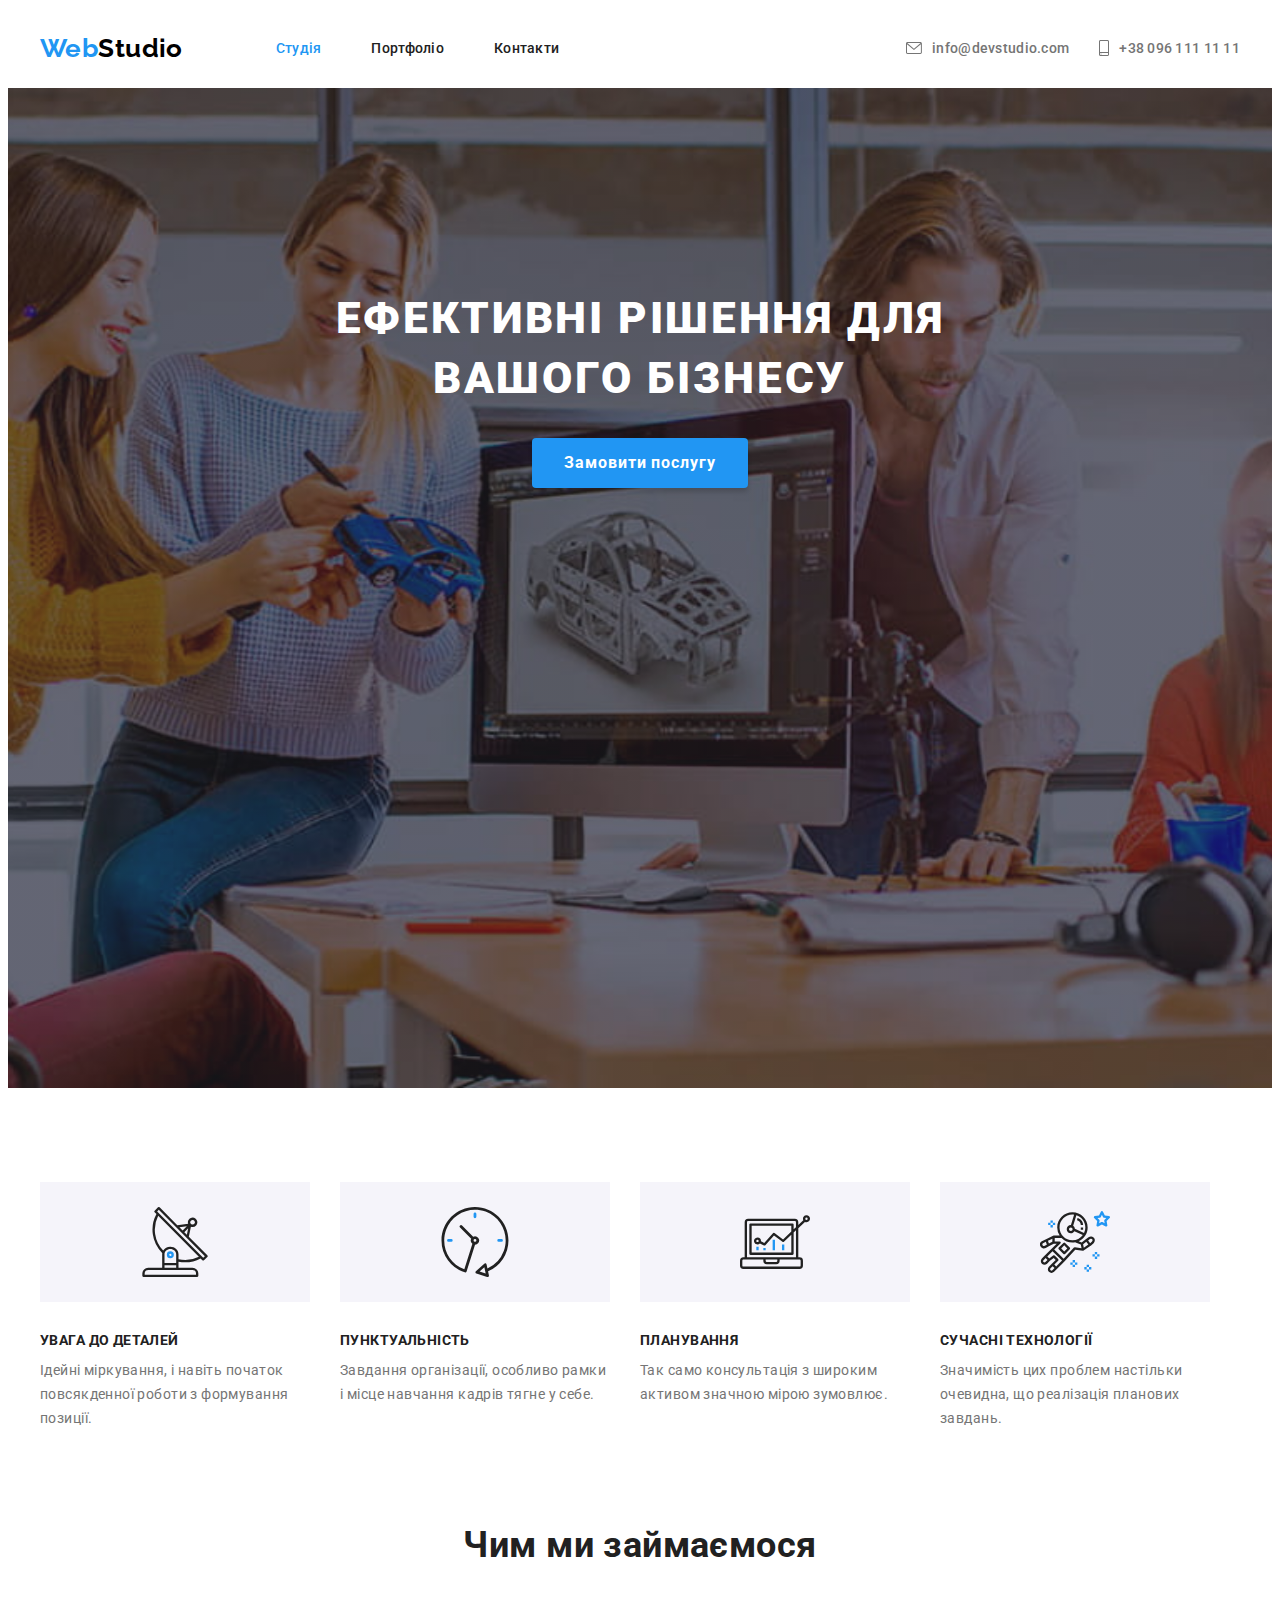
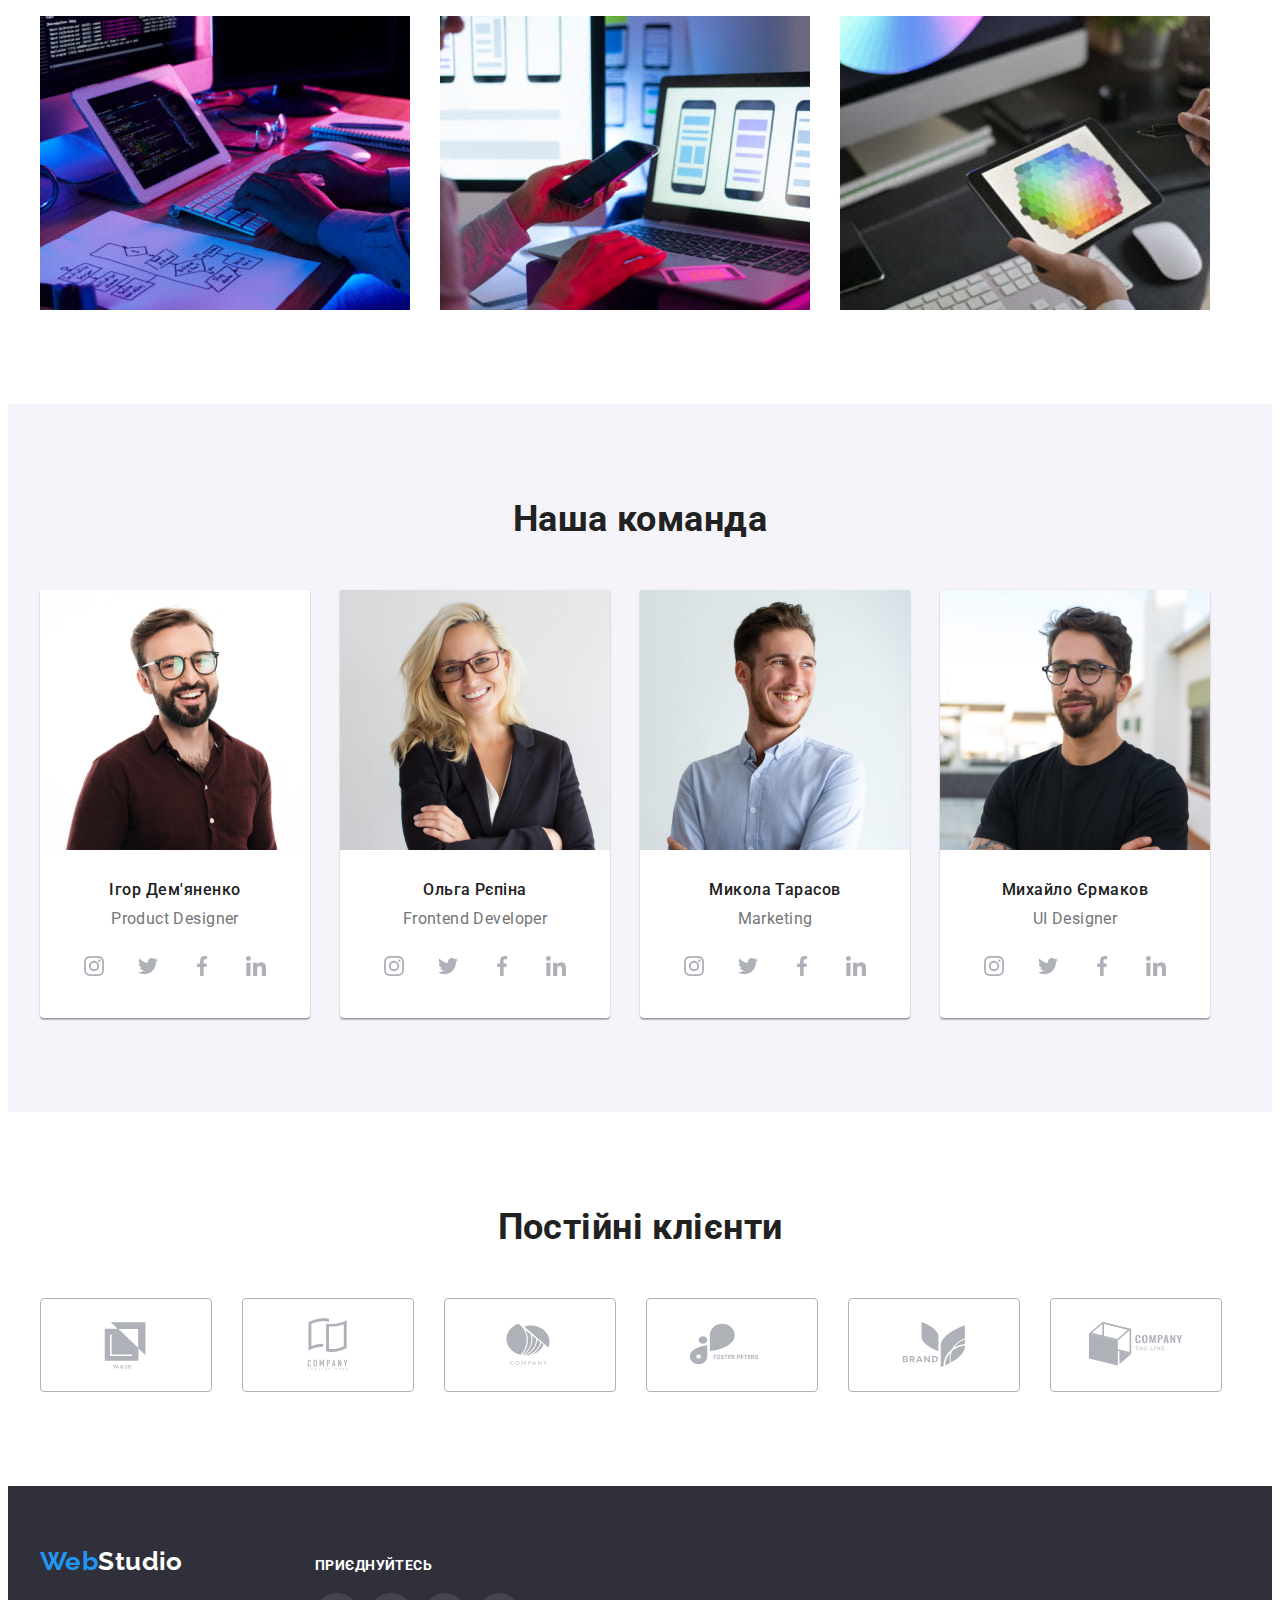
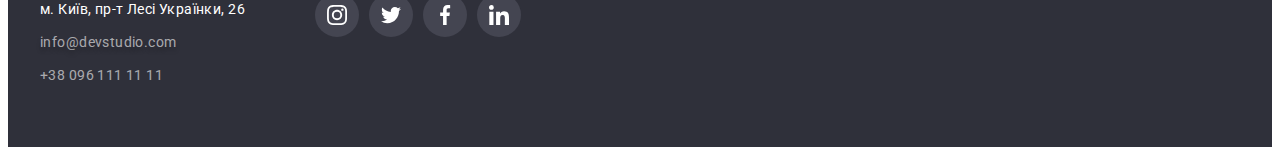
<file: index.html>
<!DOCTYPE html>
<html lang="uk">
  <head>
    <meta charset="UTF-8" />
    <meta http-equiv="X-UA-Compatible" content="IE=edge" />
    <meta name="viewport" content="width=device-width, initial-scale=1.0" />
    <!-- Favicon end -->
    <title>WebStudio</title>
    <!-- Fonts -->
    <link rel="preconnect" href="https://fonts.googleapis.com" />
    <link rel="preconnect" href="https://fonts.gstatic.com" crossorigin />
    <link
      href="https://fonts.googleapis.com/css2?family=Raleway:wght@700&family=Roboto:wght@400;500;700;900&display=swap"
      rel="stylesheet"
    />
    <!-- Modern-normalize -->
    <link
      rel="stylesheet"
      href="https://cdnjs.cloudflare.com/ajax/libs/modern-normalize/1.1.0/modern-normalize.min.css"
      integrity="sha512-wpPYUAdjBVSE4KJnH1VR1HeZfpl1ub8YT/NKx4PuQ5NmX2tKuGu6U/JRp5y+Y8XG2tV+wKQpNHVUX03MfMFn9Q=="
      crossorigin="anonymous"
      referrerpolicy="no-referrer"
    />
    <!-- Custom styles -->
    <link rel="stylesheet" href="./css/styles.css" />
  </head>
  <body>
    <header class="header">
      <div class="container header-container">
        <a class="link-logo" href="./index.html">Web<span class="word">Studio</span></a>
        <nav class="nav">
          <ul class="list header-list">
            <li class="list-item"
              ><a class="link-nav active link" href="./index.html">Студія</a></li
            >
            <li class="list-item"
              ><a class="link-nav link" href="./portfolio.html">Портфоліо</a></li
            >
            <li class="list-item"><a class="link-nav link" href="#contacts">Контакти</a></li>
          </ul>
        </nav>
        <div class="header-group">
          <ul class="header-contacts list">
            <li class="header-contacts-item">
              <a class="header-contacts-link link" href="mailto:info@devstudio.com">
                <svg class="contacts-icon" width="16" height="12">
                  <use class="contacts-icon" href="./images/icons.svg#envelope"></use>
                </svg>
                info@devstudio.com
              </a>
            </li>
            <li class="header-contacts-item">
              <a class="header-contacts-link link" href="tel:+380961111111">
                <svg class="contacts-icon" width="10" height="16">
                  <use href="./images/icons.svg#smartphone"></use>
                </svg>
                +38 096 111 11 11
              </a>
            </li>
          </ul>
        </div>
      </div>
    </header>
    <main>
      <!--Секція герой-->
      <section class="section section-hero">
        <div class="container">
          <h1 class="main-title">Ефективні рішення для вашого бізнесу</h1>
          <button class="btn" type="button">Замовити послугу</button>
        </div>
      </section>
      <!--Секція особливості-->
      <section class="section section-features">
        <div class="container">
          <h2 class="visually-hidden">Особливості</h2>
          <ul class="list features-list">
            <li class="list-item">
              <div class="features-box">
                <svg class="features-icon" width="70" height="70">
                  <use href="./images/icons.svg#antenna"></use>
                </svg>
              </div>
              <h3 class="title">УВАГА ДО ДЕТАЛЕЙ</h3>
              <p class="desc">
                Ідейні міркування, і навіть початок повсякденної роботи з формування позиції.
              </p>
            </li>
            <li class="list-item">
              <div class="features-box">
                <svg class="features-icon" width="70" height="70">
                  <use href="./images/icons.svg#clock"></use>
                </svg>
              </div>
              <h3 class="title">ПУНКТУАЛЬНІСТЬ</h3>
              <p class="desc">
                Завдання організації, особливо рамки і місце навчання кадрів тягне у себе.
              </p>
            </li>
            <li class="list-item">
              <div class="features-box">
                <svg class="features-icon" width="70" height="70">
                  <use href="./images/icons.svg#diagram"></use>
                </svg>
              </div>
              <h3 class="title">ПЛАНУВАННЯ</h3>
              <p class="desc"> Так само консультація з широким активом значною мірою зумовлює. </p>
            </li>
            <li class="list-item">
              <div class="features-box">
                <svg class="features-icon" width="70" height="70">
                  <use href="./images/icons.svg#astronaut"></use>
                </svg>
              </div>
              <h3 class="title">СУЧАСНІ ТЕХНОЛОГІЇ</h3>
              <p class="desc">
                Значимість цих проблем настільки очевидна, що реалізація планових завдань.
              </p>
            </li>
          </ul>
        </div>
      </section>
      <!--Чим ми займаємося-->
      <section class="section section-work">
        <div class="container work-container">
          <h2 class="section-title">Чим ми займаємося</h2>
          <ul class="list work-list">
            <li class="list-item">
              <img
                class="img"
                src="./images/чим_ми_займаємося/img-1.jpg"
                alt="img1"
                width="370"
                height="294"
              />
            </li>
            <li class="list-item">
              <img
                class="img"
                src="./images/чим_ми_займаємося/img-2.jpg"
                alt="img2"
                width="370"
                height="294"
              />
            </li>
            <li class="list-item">
              <img
                class="img"
                src="./images/чим_ми_займаємося/img-3.jpg"
                alt="img3"
                width="370"
                height="294"
              />
            </li>
          </ul>
        </div>
      </section>
      <!--Наша команда-->
      <section class="section section-team">
        <div class="container team-container">
          <h2 class="section-title">Наша команда</h2>
          <ul class="list team-list">
            <li class="team-item">
              <img
                class="img"
                src="./images/наша_команда/img-1.jpg"
                alt="Перший член команди"
                width="270"
                height="260"
              />
              <div class="team-name-container">
                <h3 class="team-name">Ігор Дем'яненко</h3>
                <p class="subtitle" lang="en">Product Designer</p>
                <ul class="socials list">
                  <li class="socials-item">
                    <a
                      class="socials-link link"
                      href="https://instagram.com"
                      target="_blank"
                      rel="noopener noreferrer"
                      aria-label="Instagram"
                    >
                      <svg class="socials-icon" width="20" height="20">
                        <use href="./images/icons.svg#instagram"></use>
                      </svg>
                    </a>
                  </li>
                  <li class="socials-item">
                    <a
                      class="socials-link link"
                      href="https://twitter.com"
                      target="_blank"
                      rel="noopener noreferrer"
                      aria-label="twitter"
                    >
                      <svg class="socials-icon" width="20" height="20">
                        <use href="./images/icons.svg#twitter"></use>
                      </svg>
                    </a>
                  </li>
                  <li class="socials-item">
                    <a
                      class="socials-link link"
                      href="https://facebook.com"
                      target="_blank"
                      rel="noopener noreferrer"
                      aria-label="facebook"
                    >
                      <svg class="socials-icon" width="20" height="20">
                        <use href="./images/icons.svg#facebook"></use>
                      </svg>
                    </a>
                  </li>
                  <li class="socials-item">
                    <a
                      class="socials-link link"
                      href="https://linkedin.com"
                      target="_blank"
                      rel="noopener noreferrer"
                      aria-label="linkedin"
                    >
                      <svg class="socials-icon" width="20" height="20">
                        <use href="./images/icons.svg#linkedin"></use>
                      </svg>
                    </a>
                  </li>
                </ul>
              </div>
            </li>
            <li class="team-item">
              <img
                class="img"
                src="./images/наша_команда/img-2.jpg"
                alt="Другий член команди"
                width="270"
                height="260"
              />
              <div class="team-name-container">
                <h3 class="team-name">Ольга Рєпіна</h3>
                <p class="subtitle" lang="en">Frontend Developer</p>
                <ul class="socials list">
                  <li class="socials-item">
                    <a
                      class="socials-link link"
                      href="https://instagram.com"
                      target="_blank"
                      rel="noopener noreferrer"
                      aria-label="Instagram"
                    >
                      <svg class="socials-icon" width="20" height="20">
                        <use href="./images/icons.svg#instagram"></use>
                      </svg>
                    </a>
                  </li>
                  <li class="socials-item">
                    <a
                      class="socials-link link"
                      href="https://twitter.com"
                      target="_blank"
                      rel="noopener noreferrer"
                      aria-label="twitter"
                    >
                      <svg class="socials-icon" width="20" height="20">
                        <use href="./images/icons.svg#twitter"></use>
                      </svg>
                    </a>
                  </li>
                  <li class="socials-item">
                    <a
                      class="socials-link link"
                      href="https://facebook.com"
                      target="_blank"
                      rel="noopener noreferrer"
                      aria-label="facebook"
                    >
                      <svg class="socials-icon" width="20" height="20">
                        <use href="./images/icons.svg#facebook"></use>
                      </svg>
                    </a>
                  </li>
                  <li class="socials-item">
                    <a
                      class="socials-link link"
                      href="https://linkedin.com"
                      target="_blank"
                      rel="noopener noreferrer"
                      aria-label="linkedin"
                    >
                      <svg class="socials-icon" width="20" height="20">
                        <use href="./images/icons.svg#linkedin"></use>
                      </svg>
                    </a>
                  </li>
                </ul>
              </div>
            </li>
            <li class="team-item">
              <img
                class="img"
                src="./images/наша_команда/img-3.jpg"
                alt="Третій член команди"
                width="270"
                height="260"
              />
              <div class="team-name-container">
                <h3 class="team-name">Микола Тарасов</h3>
                <p class="subtitle" lang="en">Marketing</p>
                <ul class="socials list">
                  <li class="socials-item">
                    <a
                      class="socials-link link"
                      href="https://instagram.com"
                      target="_blank"
                      rel="noopener noreferrer"
                      aria-label="Instagram"
                    >
                      <svg class="socials-icon" width="20" height="20">
                        <use href="./images/icons.svg#instagram"></use>
                      </svg>
                    </a>
                  </li>
                  <li class="socials-item">
                    <a
                      class="socials-link link"
                      href="https://twitter.com"
                      target="_blank"
                      rel="noopener noreferrer"
                      aria-label="twitter"
                    >
                      <svg class="socials-icon" width="20" height="20">
                        <use href="./images/icons.svg#twitter"></use>
                      </svg>
                    </a>
                  </li>
                  <li class="socials-item">
                    <a
                      class="socials-link link"
                      href="https://facebook.com"
                      target="_blank"
                      rel="noopener noreferrer"
                      aria-label="facebook"
                    >
                      <svg class="socials-icon" width="20" height="20">
                        <use href="./images/icons.svg#facebook"></use>
                      </svg>
                    </a>
                  </li>
                  <li class="socials-item">
                    <a
                      class="socials-link link"
                      href="https://linkedin.com"
                      target="_blank"
                      rel="noopener noreferrer"
                      aria-label="linkedin"
                    >
                      <svg class="socials-icon" width="20" height="20">
                        <use href="./images/icons.svg#linkedin"></use>
                      </svg>
                    </a>
                  </li>
                </ul>
              </div>
            </li>
            <li class="team-item">
              <img
                class="img"
                src="./images/наша_команда/img-4.jpg"
                alt="Четвертий член команди"
                width="270"
                height="260"
              />
              <div class="team-name-container">
                <h3 class="team-name">Михайло Єрмаков</h3>
                <p class="subtitle" lang="en">UI Designer</p>
                <ul class="socials list">
                  <li class="socials-item">
                    <a
                      class="socials-link link"
                      href="https://instagram.com"
                      target="_blank"
                      rel="noopener noreferrer"
                      aria-label="Instagram"
                    >
                      <svg class="socials-icon" width="20" height="20">
                        <use href="./images/icons.svg#instagram"></use>
                      </svg>
                    </a>
                  </li>
                  <li class="socials-item">
                    <a
                      class="socials-link link"
                      href="https://twitter.com"
                      target="_blank"
                      rel="noopener noreferrer"
                      aria-label="twitter"
                    >
                      <svg class="socials-icon" width="20" height="20">
                        <use href="./images/icons.svg#twitter"></use>
                      </svg>
                    </a>
                  </li>
                  <li class="socials-item">
                    <a
                      class="socials-link link"
                      href="https://facebook.com"
                      target="_blank"
                      rel="noopener noreferrer"
                      aria-label="facebook"
                    >
                      <svg class="socials-icon" width="20" height="20">
                        <use href="./images/icons.svg#facebook"></use>
                      </svg>
                    </a>
                  </li>
                  <li class="socials-item">
                    <a
                      class="socials-link link"
                      href="https://linkedin.com"
                      target="_blank"
                      rel="noopener noreferrer"
                      aria-label="linkedin"
                    >
                      <svg class="socials-icon" width="20" height="20">
                        <use href="./images/icons.svg#linkedin"></use>
                      </svg>
                    </a>
                  </li>
                </ul>
              </div>
            </li>
          </ul>
        </div>
      </section>
      <!-- Постійні клієнти -->
      <section class="section section-clients">
        <div class="container clients-container">
          <h2 class="section-title">Постійні клієнти</h2>
          <ul class="clients-list list">
            <li class="clients-list-item list-item">
              <a class="link client-link" href="#" target="_blank" rel="noopener noreferrer">
                <svg class="clients-icon" width="106" height="60">
                  <use href="./images/icons.svg#logo-1"></use>
                </svg>
              </a>
            </li>
            <li class="clients-list-item list-item">
              <a class="link client-link" href="#" target="_blank" rel="noopener noreferrer">
                <svg class="clients-icon" width="106" height="60">
                  <use href="./images/icons.svg#logo-2"></use>
                </svg>
              </a>
            </li>
            <li class="clients-list-item list-item">
              <a class="link client-link" href="#" target="_blank" rel="noopener noreferrer">
                <svg class="clients-icon" width="106" height="60">
                  <use href="./images/icons.svg#logo-3"></use>
                </svg>
              </a>
            </li>
            <li class="clients-list-item list-item">
              <a class="link client-link" href="#" target="_blank" rel="noopener noreferrer">
                <svg class="clients-icon" width="106" height="60">
                  <use href="./images/icons.svg#logo-4"></use>
                </svg>
              </a>
            </li>
            <li class="clients-list-item list-item">
              <a class="link client-link" href="#" target="_blank" rel="noopener noreferrer">
                <svg class="clients-icon" width="106" height="60">
                  <use href="./images/icons.svg#logo-5"></use>
                </svg>
              </a>
            </li>
            <li class="clients-list-item list-item">
              <a class="link client-link" href="#" target="_blank" rel="noopener noreferrer">
                <svg class="clients-icon" width="106" height="60">
                  <use href="./images/icons.svg#logo-6"></use>
                </svg>
              </a>
            </li>
          </ul>
        </div>
      </section>
    </main>
    <!--Footer -->
    <footer class="footer">
      <div class="container footer-container">
        <div class="container-address">
          <a class="link-logo" href="./index.html">Web<span class="word">Studio</span></a>
          <address class="contacts-address" id="contacts">
            <ul class="list contacts-list">
              <li class="contacts-item">
                <a
                  class="link-address link"
                  href="https://goo.gl/maps/eVXacCDSB5PppbcJ8"
                  target="_blank"
                  rel="noopener noreferrer"
                >
                  м. Київ, пр-т Лесі Українки, 26
                </a>
              </li>
              <li class="contacts-item">
                <a class="link-mail link" href="mailto:info@devstudio.com">info@devstudio.com</a>
              </li>
              <li class="contacts-item">
                <a class="link-tel link" href="tel:+380961111111">+38 096 111 11 11</a>
              </li>
            </ul>
          </address>
        </div>
        <div>
          <p class="desc footer-desc">приєднуйтесь</p>
          <ul class="footer-icon-list list">
            <li class="footer-icon-item">
              <a
                class="footer-icon-link link"
                href="https://instagram.com"
                target="_blank"
                rel="noopener noreferrer"
                aria-label="Instagram"
              >
                <svg class="footer-icon" width="20" height="20">
                  <use href="./images/icons.svg#instagram"></use>
                </svg>
              </a>
            </li>
            <li class="footer-icon-item">
              <a
                class="footer-icon-link link"
                href="https://twitter.com"
                target="_blank"
                rel="noopener noreferrer"
                aria-label="twitter"
              >
                <svg class="footer-icon" width="20" height="20">
                  <use href="./images/icons.svg#twitter"></use>
                </svg>
              </a>
            </li>
            <li class="footer-icon-item">
              <a
                class="footer-icon-link link"
                href="https://facebook.com"
                target="_blank"
                rel="noopener noreferrer"
                aria-label="facebook"
              >
                <svg class="footer-icon" width="20" height="20">
                  <use href="./images/icons.svg#facebook"></use>
                </svg>
              </a>
            </li>
            <li class="footer-icon-item">
              <a
                class="footer-icon-link link"
                href="https://linkedin.com"
                target="_blank"
                rel="noopener noreferrer"
                aria-label="linkedin"
              >
                <svg class="footer-icon" width="20" height="20">
                  <use href="./images/icons.svg#linkedin"></use>
                </svg>
              </a>
            </li>
          </ul>
        </div>
      </div>
    </footer>
  </body>
</html>
</file>
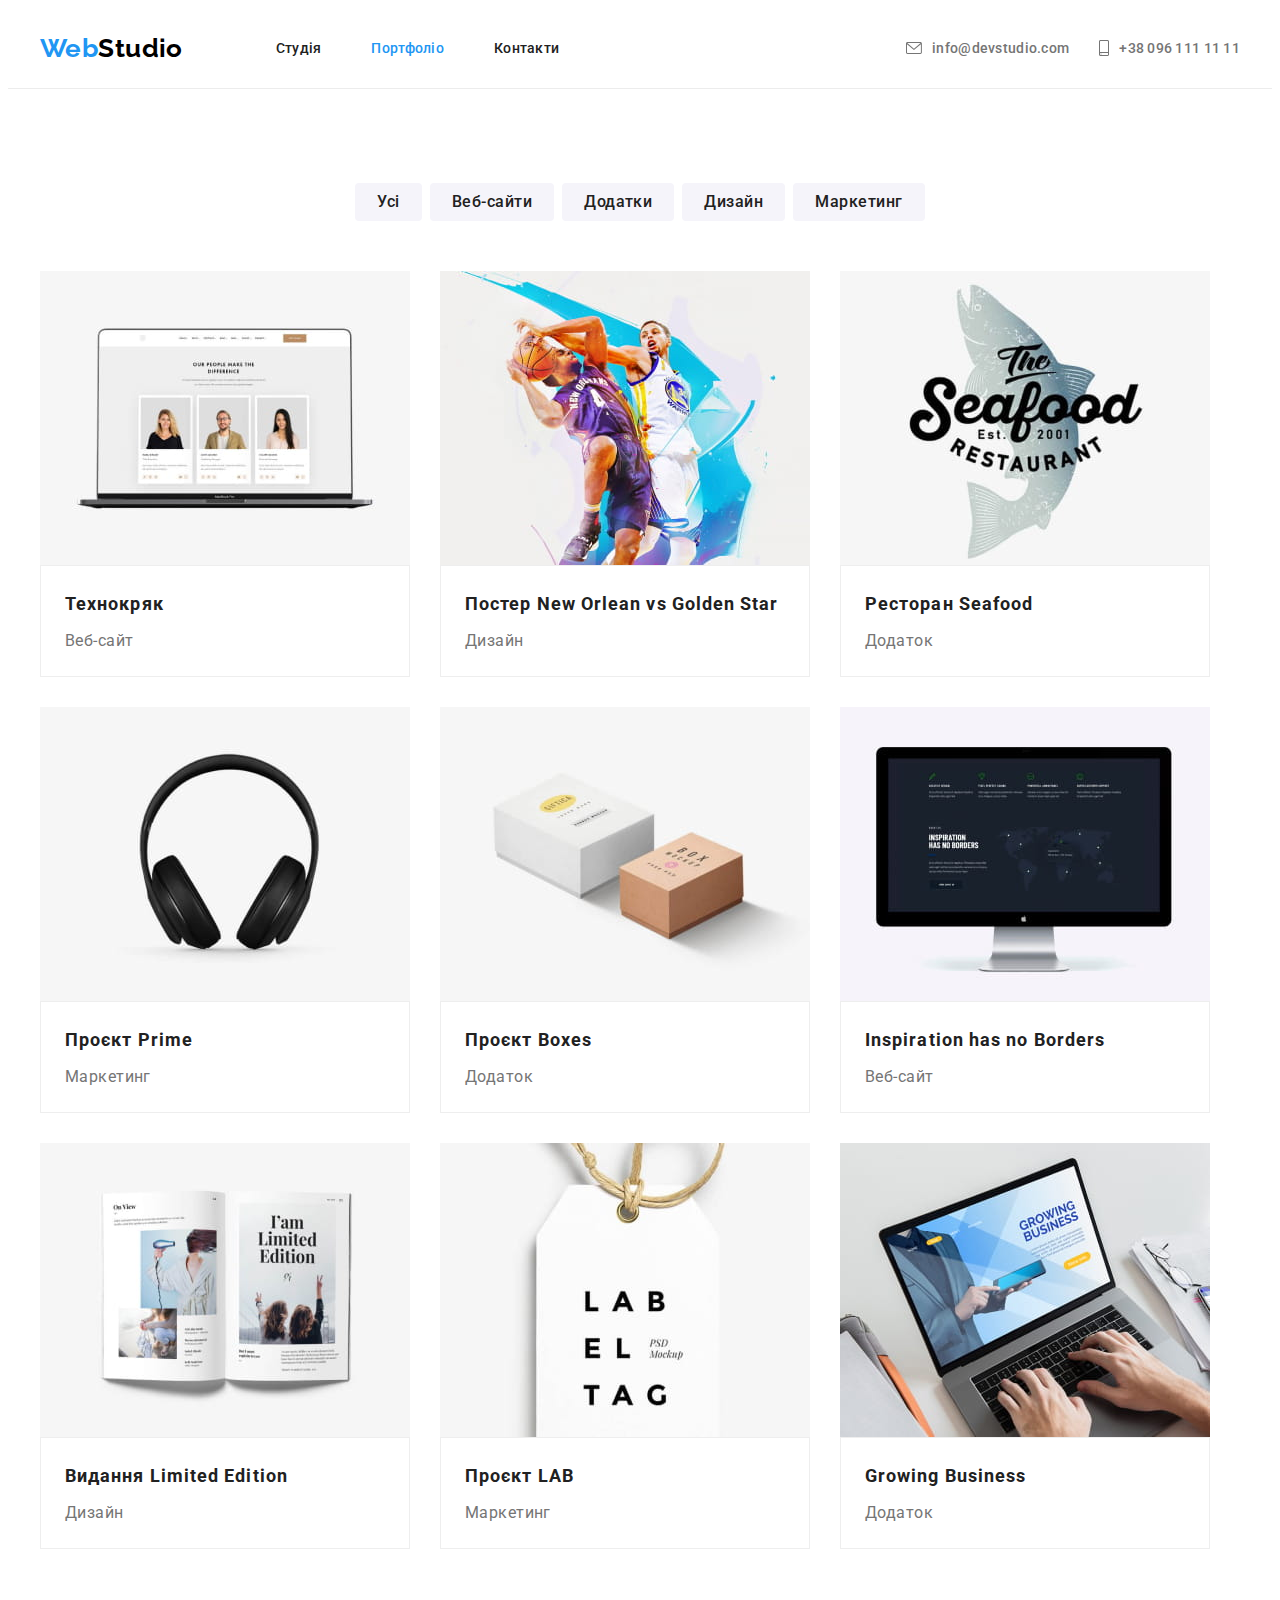
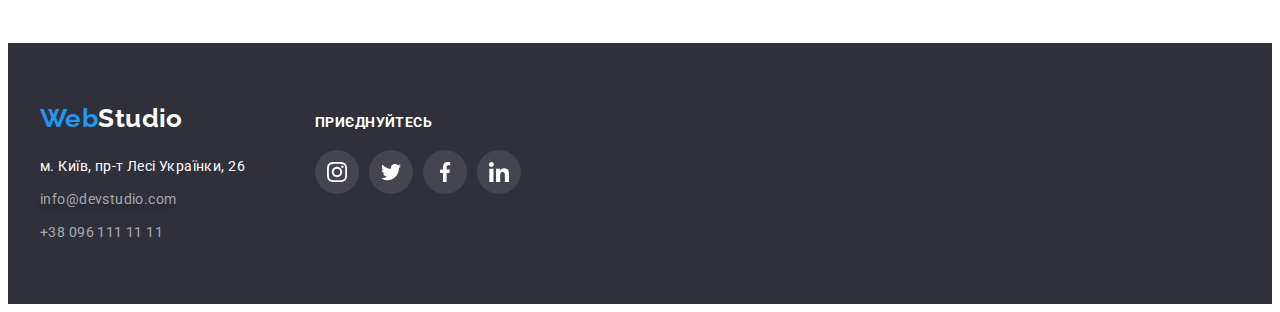
<file: portfolio.html>
<!DOCTYPE html>
<html lang="uk">
  <head>
    <meta charset="UTF-8" />
    <meta http-equiv="X-UA-Compatible" content="IE=edge" />
    <meta name="viewport" content="width=device-width, initial-scale=1.0" />
    <!-- Favicon end -->
    <title>Portfolio</title>
    <!-- Fonts -->
    <link rel="preconnect" href="https://fonts.googleapis.com" />
    <link rel="preconnect" href="https://fonts.gstatic.com" crossorigin />
    <link
      href="https://fonts.googleapis.com/css2?family=Raleway:wght@700&family=Roboto:wght@400;500;700;900&display=swap"
      rel="stylesheet"
    />
    <!-- Modern-normalize -->
    <link
      rel="stylesheet"
      href="https://cdnjs.cloudflare.com/ajax/libs/modern-normalize/1.1.0/modern-normalize.min.css"
      integrity="sha512-wpPYUAdjBVSE4KJnH1VR1HeZfpl1ub8YT/NKx4PuQ5NmX2tKuGu6U/JRp5y+Y8XG2tV+wKQpNHVUX03MfMFn9Q=="
      crossorigin="anonymous"
      referrerpolicy="no-referrer"
    />
    <!-- Custom styles -->
    <link rel="stylesheet" href="./css/styles.css" />
  </head>
  <body>
    <header class="header header-portfolio">
      <div class="container header-container">
        <a class="link-logo" href="./index.html">Web<span class="word">Studio</span></a>
        <nav class="nav">
          <ul class="list header-list">
            <li class="list-item"><a class="link-nav link" href="./index.html">Студія</a></li>
            <li class="list-item"
              ><a class="link-nav active link" href="./portfolio.html">Портфоліо</a></li
            >
            <li class="list-item"><a class="link-nav link" href="#contacts">Контакти</a></li>
          </ul>
        </nav>
        <div class="header-group">
          <ul class="header-contacts list">
            <li class="header-contacts-item">
              <a class="header-contacts-link link" href="mailto:info@devstudio.com">
                <svg class="contacts-icon" width="16" height="12">
                  <use class="contacts-icon" href="./images/icons.svg#envelope"></use>
                </svg>
                info@devstudio.com
              </a>
            </li>
            <li class="header-contacts-item">
              <a class="header-contacts-link link" href="tel:+380961111111">
                <svg class="contacts-icon" width="10" height="16">
                  <use href="./images/icons.svg#smartphone"></use>
                </svg>
                +38 096 111 11 11
              </a>
            </li>
          </ul>
        </div>
      </div>
    </header>
    <main>
      <!-- Секція портфоліо -->
      <section class="section section-portfolio">
        <div class="container portfolio-container">
          <h1 class="visually-hidden">Портфоліо</h1>
          <ul class="list list-btn-portfolio">
            <li class="list-btn-item"><button class="item-btn btn" type="button">Усі</button></li>
            <li class="list-btn-item"
              ><button class="item-btn btn" type="button">Веб-сайти</button></li
            >
            <li class="list-btn-item"
              ><button class="item-btn btn" type="button">Додатки</button></li
            >
            <li class="list-btn-item"
              ><button class="item-btn btn" type="button">Дизайн</button></li
            >
            <li class="list-btn-item"
              ><button class="item-btn btn" type="button">Маркетинг</button></li
            >
          </ul>
          <ul class="list portfolio-card">
            <li class="card-item">
              <a
                class="portfolio-card-link link"
                href="#"
                target="_blank"
                rel="noopener noreferrer"
              >
                <img
                  class="img"
                  src="./images/портфоліо/img-1.jpg"
                  alt="people who working in our company"
                  width="370"
                  height="294"
                />
                <div class="portfolio-card-container">
                  <h2 class="img-name">Технокряк</h2>
                  <p class="subtitle-img">Веб-сайт</p>
                </div>
              </a>
            </li>
            <li class="card-item">
              <a
                class="portfolio-card-link link"
                href="#"
                target="_blank"
                rel="noopener noreferrer"
              >
                <img
                  class="img"
                  src="./images/портфоліо/img-2.jpg"
                  alt="two men are plaing basketball"
                  width="370"
                  height="294"
                />
                <div class="portfolio-card-container">
                  <h2 class="img-name">Постер <span lang="en">New Orlean vs Golden Star</span></h2>
                  <p class="subtitle-img">Дизайн</p>
                </div>
              </a>
            </li>
            <li class="card-item">
              <a
                class="portfolio-card-link link"
                href="#"
                target="_blank"
                rel="noopener noreferrer"
              >
                <img
                  class="img"
                  src="./images/портфоліо/img-3.jpg"
                  alt="seafoot restaurant logo"
                  width="370"
                  height="294"
                />
                <div class="portfolio-card-container">
                  <h2 class="img-name">Ресторан <span lang="en">Seafood</span></h2>
                  <p class="subtitle-img">Додаток</p>
                </div>
              </a>
            </li>
            <li class="card-item">
              <a
                class="portfolio-card-link link"
                href="#"
                target="_blank"
                rel="noopener noreferrer"
              >
                <img
                  class="img"
                  src="./images/портфоліо/img-4.jpg"
                  alt="headphones"
                  width="370"
                  height="294"
                />
                <div class="portfolio-card-container">
                  <h2 class="img-name">Проєкт <span lang="en">Prime</span></h2>
                  <p class="subtitle-img">Маркетинг</p>
                </div>
              </a>
            </li>
            <li class="card-item">
              <a
                class="portfolio-card-link link"
                href="#"
                target="_blank"
                rel="noopener noreferrer"
              >
                <img
                  class="img"
                  src="./images/портфоліо/img-5.jpg"
                  alt="two boxes"
                  width="370"
                  height="294"
                />
                <div class="portfolio-card-container">
                  <h2 class="img-name">Проєкт <span lang="en">Boxes</span></h2>
                  <p class="subtitle-img">Додаток</p>
                </div>
              </a>
            </li>
            <li class="card-item">
              <a
                class="portfolio-card-link link"
                href="#"
                target="_blank"
                rel="noopener noreferrer"
              >
                <img
                  class="img"
                  src="./images/портфоліо/img-6.jpg"
                  alt="the monitor"
                  width="370"
                  height="294"
                />
                <div class="portfolio-card-container">
                  <h2 class="img-name"><span lang="en">Inspiration has no Borders</span></h2>
                  <p class="subtitle-img">Веб-сайт</p>
                </div>
              </a>
            </li>
            <li class="card-item">
              <a
                class="portfolio-card-link link"
                href="#"
                target="_blank"
                rel="noopener noreferrer"
              >
                <img
                  class="img"
                  src="./images/портфоліо/img-7.jpg"
                  alt="the magazin"
                  width="370"
                  height="294"
                />
                <div class="portfolio-card-container">
                  <h2 class="img-name">Видання <span lang="en">Limited Edition</span></h2>
                  <p class="subtitle-img">Дизайн</p>
                </div>
              </a>
            </li>
            <li class="card-item">
              <a
                class="portfolio-card-link link"
                href="#"
                target="_blank"
                rel="noopener noreferrer"
              >
                <img
                  class="img"
                  src="./images/портфоліо/img-8.jpg"
                  alt="the label"
                  width="370"
                  height="294"
                />
                <div class="portfolio-card-container">
                  <h2 class="img-name">Проєкт <span lang="en">LAB</span></h2>
                  <p class="subtitle-img">Маркетинг</p>
                </div>
              </a>
            </li>
            <li class="card-item">
              <a
                class="portfolio-card-link link"
                href="#"
                target="_blank"
                rel="noopener noreferrer"
              >
                <img
                  class="img"
                  src="./images/портфоліо/img-9.jpg"
                  alt="the laptop"
                  width="370"
                  height="294"
                />
                <div class="portfolio-card-container">
                  <h2 class="img-name"><span lang="en">Growing Business</span></h2>
                  <p class="subtitle-img">Додаток</p>
                </div>
              </a>
            </li>
          </ul>
        </div>
      </section>
    </main>
    <!-- Footer -->
    <footer class="footer">
      <div class="container footer-container">
        <div class="container-address">
          <a class="link-logo" href="./index.html">Web<span class="word">Studio</span></a>
          <address class="contacts-address" id="contacts">
            <ul class="list contacts-list">
              <li class="contacts-item">
                <a
                  class="link-address link"
                  href="https://goo.gl/maps/eVXacCDSB5PppbcJ8"
                  target="_blank"
                  rel="noopener noreferrer"
                >
                  м. Київ, пр-т Лесі Українки, 26
                </a>
              </li>
              <li class="contacts-item">
                <a class="link-mail link" href="mailto:info@devstudio.com">info@devstudio.com</a>
              </li>
              <li class="contacts-item">
                <a class="link-tel link" href="tel:+380961111111">+38 096 111 11 11</a>
              </li>
            </ul>
          </address>
        </div>
        <div>
          <p class="desc footer-desc">приєднуйтесь</p>
          <ul class="footer-icon-list list">
            <li class="footer-icon-item">
              <a
                class="footer-icon-link link"
                href="https://instagram.com"
                target="_blank"
                rel="noopener noreferrer"
                aria-label="Instagram"
              >
                <svg class="footer-icon" width="20" height="20">
                  <use href="./images/icons.svg#instagram"></use>
                </svg>
              </a>
            </li>
            <li class="footer-icon-item">
              <a
                class="footer-icon-link link"
                href="https://twitter.com"
                target="_blank"
                rel="noopener noreferrer"
                aria-label="twitter"
              >
                <svg class="footer-icon" width="20" height="20">
                  <use href="./images/icons.svg#twitter"></use>
                </svg>
              </a>
            </li>
            <li class="footer-icon-item">
              <a
                class="footer-icon-link link"
                href="https://facebook.com"
                target="_blank"
                rel="noopener noreferrer"
                aria-label="facebook"
              >
                <svg class="footer-icon" width="20" height="20">
                  <use href="./images/icons.svg#facebook"></use>
                </svg>
              </a>
            </li>
            <li class="footer-icon-item">
              <a
                class="footer-icon-link link"
                href="https://linkedin.com"
                target="_blank"
                rel="noopener noreferrer"
                aria-label="linkedin"
              >
                <svg class="footer-icon" width="20" height="20">
                  <use href="./images/icons.svg#linkedin"></use>
                </svg>
              </a>
            </li>
          </ul>
        </div>
      </div>
    </footer>
  </body>
</html>
</file>
<file: css/styles.css>
:root {
  /* Fonts */
  --main-font: Roboto, sans-serif;
  --secondary-font: Raleway, sans-serif;

  /* Text colors */
  --main-txt-cl: #212121;
  --accent-txt-cl: #2196f3;
  --secondary-txt-cl: #757575;
  --white-txt-cl: #ffffff;
  --black-txt-cl: #000000;
  --white-txt-cl-60: rgba(255, 255, 255, 0.6);

  /* Background colors */
  --accent-bg-cl: #2196f3;
  --main-bg-cl: #2f303a;
  --secondary-bg-cl: #f5f5f5;
  --light-bg-cl: #f5f4fa;
  --white-bg-cl: #ffffff;

  /* Icons colors */
  --light-ic-cl: #afb1b8;
  --grey-ic-cl: #444551;

  /* Others */
}

body {
  font-family: var(--main-font);
  color: var(--main-txt-cl);
  background-color: #ffffff;
  font-size: 14px;
  letter-spacing: 0.03em;
}

/* Resert */
h1,
h2,
h3,
h4,
h5,
h6,
p {
  margin: 0;
}

address {
  font-style: normal;
}

button {
  display: block;
  cursor: pointer;
  border: none;
  border-radius: 4px;
}

.section {
  padding-top: 94px;
  padding-bottom: 94px;
}

.container {
  width: 1200px;
  padding-left: 15px;
  padding-right: 15px;
  margin-left: auto;
  margin-right: auto;
}

img {
  display: block;
  max-width: 100%;
  height: auto;
}

.visually-hidden {
  position: absolute;
  width: 1px;
  height: 1px;
  margin: -1px;
  border: 0;
  padding: 0;

  white-space: nowrap;
  clip-path: inset(100%);
  clip: rect(0 0 0 0);
  overflow: hidden;
}

.link,
.link-logo {
  text-decoration: none;
  color: currentColor;
}

.list {
  list-style: none;

  margin: 0;
  padding: 0;
}

/* header */

.header-container {
  display: flex;
  align-items: center;
}

.header .link-logo {
  font-family: var(--secondary-font);
  font-weight: 700;
  font-size: 26px;
  line-height: calc(31 / 26);
  color: var(--accent-txt-cl);

  margin-right: 93px;
}

.word {
  color: var(--black-txt-cl);
}

.header .nav {
  margin-right: auto;
}

.header-list {
  display: flex;
  align-items: center;
  gap: 50px;
}

.header .link {
  display: flex;
  align-items: center;

  font-weight: 500;
  line-height: calc(16 / 14);
  letter-spacing: 0.02em;

  padding-top: 32px;
  padding-bottom: 32px;
}

.header .link:hover,
.header .link:focus {
  color: var(--accent-txt-cl);
}

.header-contacts {
  display: flex;
  align-items: center;
  gap: 30px;
}

.header-group .link {
  color: var(--secondary-txt-cl);
}

.link-nav.active {
  color: var(--accent-txt-cl);
}

.header-group .link:hover,
.header-group .link:focus {
  color: var(--accent-txt-cl);
  text-shadow: 0px 4px 4px rgba(0, 0, 0, 0.25);
}

.header-contacts-link {
  display: flex;
  align-items: baseline;
}

.contacts-icon {
  margin-right: 10px;
  fill: currentColor;
}

/* Герой */

.section-hero {
  height: 600px;
  max-width: 1600px;

  background-image: linear-gradient(to right, rgba(47, 48, 58, 0.4), rgba(47, 48, 58, 0.4)),
    url(../images/герой/hero.jpg);
  background-size: cover;
  background-position: center;
  background-repeat: no-repeat;
  background-color: var(--main-bg-cl);

  padding-top: 200px;
  padding-bottom: 200px;
  margin-right: auto;
  margin-left: auto;
}

.main-title {
  font-weight: 900;
  font-size: 44px;
  line-height: calc(60 / 44);
  text-align: center;
  letter-spacing: 0.06em;
  text-transform: uppercase;

  width: 696px;

  color: var(--white-txt-cl);

  margin: 0 auto;
  margin-bottom: 30px;
}

.btn {
  font-family: inherit;
  font-weight: 700;
  font-size: 16px;
  line-height: calc(30 / 16);
  letter-spacing: 0.06em;

  background-color: var(--accent-txt-cl);
  color: var(--white-txt-cl);
  border-color: transparent;
}

.section-hero .btn {
  min-width: 216px;

  box-shadow: 0px 4px 4px rgba(0, 0, 0, 0.15);

  margin: 0 auto;
  padding: 10px 32px;
}

/* Особливості */

.features-list {
  display: flex;
  gap: 30px;
}

.features-box {
  display: flex;
  align-items: center;
  justify-content: center;

  width: 270px;
  height: 120px;

  background-color: var(--light-bg-cl);

  margin-bottom: 30px;
}

.section-features .title {
  font-weight: 700;
  line-height: calc(16 / 14);
  text-transform: uppercase;
  font-size: 14px;

  margin-bottom: 10px;
}

.section-features .desc {
  line-height: calc(24 / 14);

  color: var(--secondary-txt-cl);
}

.section-features .list-item {
  width: 270px;
}

/* Чим ми займаємося */

.section-work {
  padding-top: 0;
}

.section-work .section-title {
  font-weight: 700;
  font-size: 36px;
  line-height: calc(42 / 36);
  text-align: center;

  margin-bottom: 50px;
}

.work-list {
  display: flex;
  gap: 30px;
}

/* Наша команда */

.section-team {
  background-color: var(--light-bg-cl);
}

.section-team .section-title {
  font-weight: 700;
  font-size: 36px;
  line-height: calc(42 / 36);
  text-align: center;

  margin-bottom: 50px;
}

.team-list {
  display: flex;
  gap: 30px;
}

.team-item {
  background: var(--white-bg-cl);
  box-shadow: 0px 1px 3px rgba(0, 0, 0, 0.12), 0px 1px 1px rgba(0, 0, 0, 0.14),
    0px 2px 1px rgba(0, 0, 0, 0.2);

  border-radius: 0px 0px 4px 4px;
}

.team-name-container {
  padding-top: 30px;
  padding-bottom: 30px;
}

.section-team .team-name {
  font-weight: 500;
  font-size: 16px;
  line-height: calc(19 / 16);
  text-align: center;
  letter-spacing: 0.03em;

  margin-bottom: 10px;
}

.section-team .subtitle {
  font-size: 16px;
  line-height: calc(19 / 16);
  text-align: center;

  color: var(--secondary-txt-cl);

  margin-bottom: 16px;
}

.socials {
  display: flex;
  gap: 10px;
  justify-content: center;
}

.socials-link {
  display: flex;
  justify-content: center;
  align-items: center;

  width: 44px;
  height: 44px;

  color: var(--light-ic-cl);
  background-color: var(--white-bg-cl);

  border-radius: 50%;
}

.socials-icon {
  fill: currentColor;
}

.socials-link:hover,
.socials-link:focus {
  color: var(--white-bg-cl);
  background-color: var(--accent-bg-cl);
}

/* Постійні клієнти */

.section-clients .section-title {
  font-weight: 700;
  font-size: 36px;
  line-height: calc(42 / 36);
  text-align: center;

  margin-bottom: 50px;
}

.clients-list {
  display: flex;
  gap: 30px;

  margin-right: auto;
  margin-left: auto;
}

.client-link {
  display: flex;
  justify-content: center;
  align-items: center;

  width: 170px;
  height: 92px;

  border: 1px solid var(--light-ic-cl);
  color: var(--light-ic-cl);
  background-color: var(--white-bg-cl);

  border-radius: 4px;
}

.clients-icon {
  fill: currentColor;
}

.client-link:hover,
.client-link:focus {
  color: var(--accent-txt-cl);
  border: 1px solid var(--accent-bg-cl);
}

/* footer */

.footer {
  background-color: var(--main-bg-cl);

  padding-top: 60px;
  padding-bottom: 60px;
}

.footer-container {
  display: flex;
  align-items: baseline;
}

.container-address {
  margin-right: 70px;
}

.footer .link-logo {
  display: block;

  font-family: var(--secondary-font);
  font-weight: 700;
  font-size: 26px;
  line-height: calc(31 / 26);

  color: var(--accent-txt-cl);

  margin-bottom: 20px;
}

.footer .word {
  color: var(--white-txt-cl);
}

.contacts-address {
  line-height: calc(24 / 14);
}

.contacts-item:not(:last-child) {
  margin-bottom: 9px;
}

.link-address {
  color: var(--white-txt-cl);
}

.link-mail {
  color: var(--white-txt-cl-60);

  text-shadow: 0px 4px 4px rgba(0, 0, 0, 0.25);
}

.link-tel {
  color: var(--white-txt-cl-60);
}

.footer .link:hover,
.footer .link:focus {
  color: var(--accent-txt-cl);
}

.footer-desc {
  font-weight: 700;
  line-height: calc(16 / 14);
  text-transform: uppercase;

  color: var(--white-txt-cl);

  margin-bottom: 20px;
}

.footer-icon-list {
  display: flex;
  gap: 10px;
}

.footer-icon-link {
  display: flex;
  justify-content: center;
  align-items: center;

  width: 44px;
  height: 44px;

  background-color: var(--grey-ic-cl);

  border-radius: 50%;
}

.footer-icon-link:hover,
.footer-icon-link:focus {
  background-color: var(--accent-bg-cl);
}

.footer-icon {
  fill: var(--white-txt-cl);
}

/* Портфоліо */

.header-portfolio {
  border-bottom: 1px solid #ececec;
}

.list-btn-portfolio {
  display: flex;
  gap: 8px;
  justify-content: center;

  margin-bottom: 50px;
}

.item-btn {
  font-weight: 500;
  font-size: 16px;
  line-height: calc(26 / 16);
  letter-spacing: 0.03em;
  text-align: center;

  color: var(--main-txt-cl);
  background-color: var(--light-bg-cl);

  padding: 6px 22px;
}

.item-btn:hover,
.item-btn:focus {
  color: var(--white-txt-cl);
  background-color: var(--accent-bg-cl);
  box-shadow: 0px 3px 1px rgba(0, 0, 0, 0.1), 0px 1px 2px rgba(0, 0, 0, 0.08),
    0px 2px 2px rgba(0, 0, 0, 0.12);
}

.portfolio-card {
  display: flex;
  flex-wrap: wrap;
  gap: 30px;
}

.portfolio-card-container {
  background: var(--white-bg-cl);

  border: 1px solid #eeeeee;

  padding-top: 20px;
  padding-right: 24px;
  padding-bottom: 20px;
  padding-left: 24px;
}

.portfolio-card-link {
  display: block;
}

.portfolio-card-link:hover,
.portfolio-card-link:focus {
  box-shadow: 0px 1px 1px rgba(0, 0, 0, 0.12), 0px 4px 4px rgba(0, 0, 0, 0.06),
    1px 4px 6px rgba(0, 0, 0, 0.16);
}

.img-name {
  font-weight: 700;
  font-size: 18px;
  line-height: calc(36 / 18);
  letter-spacing: 0.06em;

  margin-bottom: 4px;
}

.subtitle-img {
  font-size: 16px;
  line-height: calc(30 / 16);

  color: var(--secondary-txt-cl);
}
</file>
